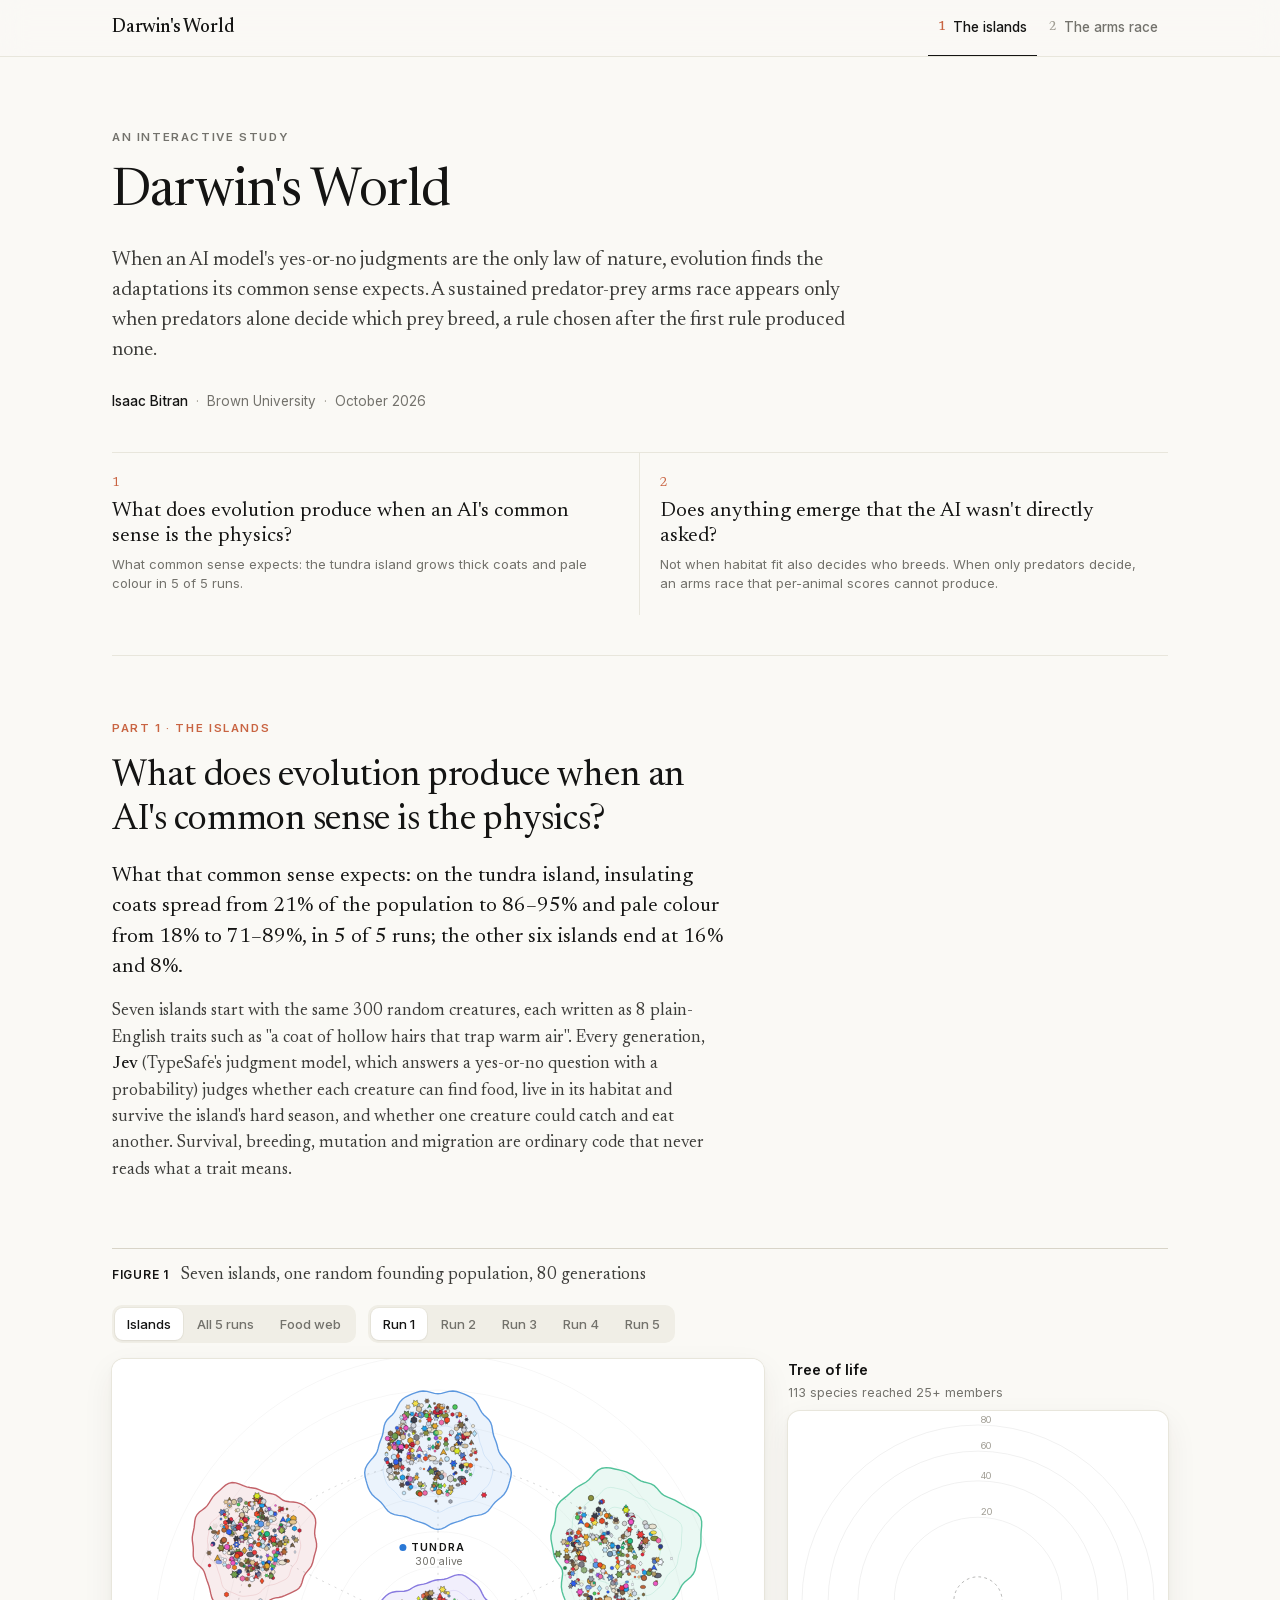
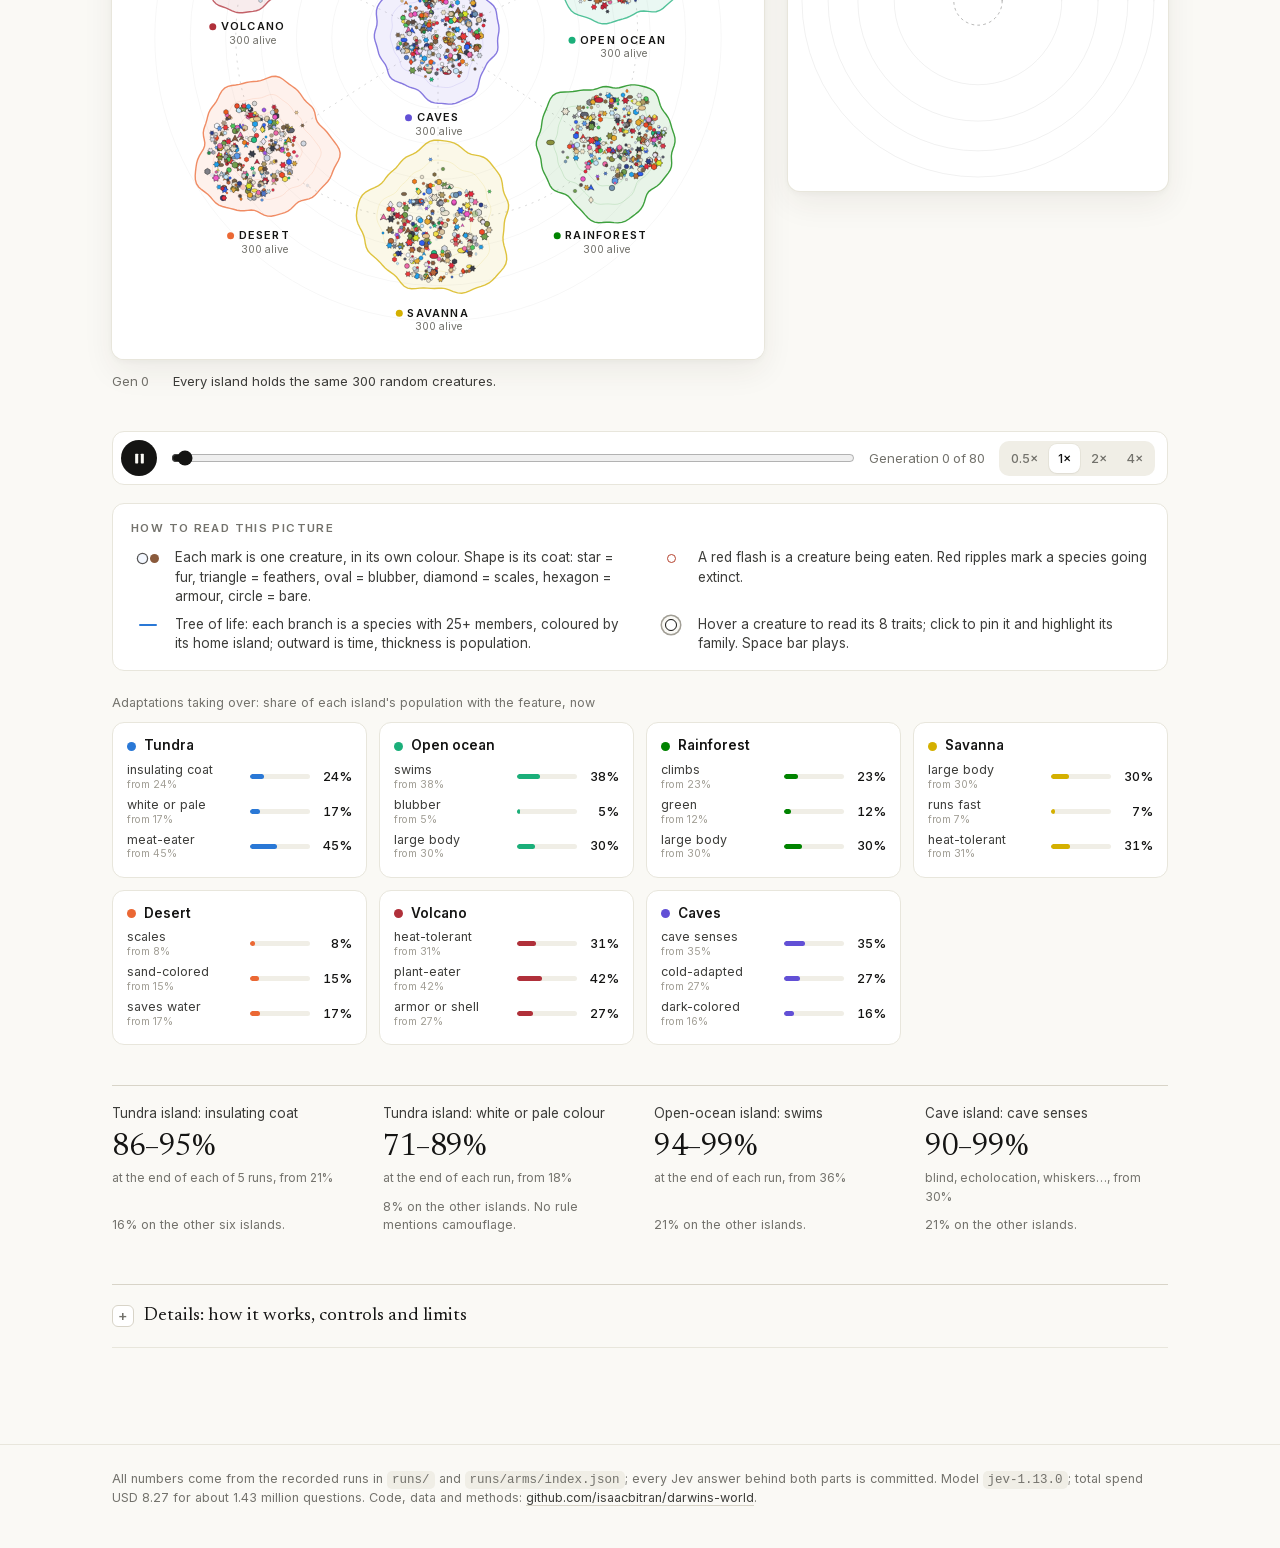
<file: web/index.html>
<!doctype html>
<html lang="en">
<head>
<meta charset="utf-8">
<meta name="viewport" content="width=device-width, initial-scale=1">
<title>Darwin's World</title>
<meta name="description" content="An evolution simulation whose only law of nature is a judgment model's yes-or-no answers. What evolves on seven islands, and when predators and prey enter an arms race.">
<link rel="stylesheet" href="css/study.css">
<link rel="stylesheet" href="css/darwin.css">
</head>
<body>
<header class="top"><div class="in">
 <a class="brand" href="#islands" data-p="islands">Darwin's World</a>
 <nav class="tabs" id="tabs" aria-label="Parts">
  <button data-p="islands" class="on"><span class="n">1</span>The islands</button>
  <button data-p="arms"><span class="n">2</span>The arms race</button>
 </nav>
</div></header>

<main>
<div class="mast">
 <div class="kicker">An interactive study</div>
 <h1>Darwin's World</h1>
 <p class="abstract">When an AI model's yes-or-no judgments are the only law of nature, evolution finds the adaptations its common sense expects. A sustained predator-prey arms race appears only when predators alone decide which prey breed, a rule chosen after the first rule produced none.</p>
 <div class="byline"><span class="au">Isaac Bitran</span><span class="sep">·</span>Brown University<span class="sep">·</span>October 2026</div>
 <ol class="contents c2">
  <li><a href="#islands" data-p="islands"><span class="n">1</span><span class="t">What does evolution produce when an AI's common sense is the physics?</span><span class="d">What common sense expects: the tundra island grows thick coats and pale colour in 5 of 5 runs.</span></a></li>
  <li><a href="#arms" data-p="arms"><span class="n">2</span><span class="t">Does anything emerge that the AI wasn't directly asked?</span><span class="d">Not when habitat fit also decides who breeds. When only predators decide, an arms race that per-animal scores cannot produce.</span></a></li>
 </ol>
</div>

<!-- ============ PART 1 ============ -->
<section class="part on" id="part-islands">
 <div class="head">
  <div class="kicker">Part 1 · The islands</div>
  <h2>What does evolution produce when an AI's common sense is the physics?</h2>
  <p class="answer">What that common sense expects: on the tundra island, insulating coats spread from 21% of the population to 86–95% and pale colour from 18% to 71–89%, in 5 of 5 runs; the other six islands end at 16% and 8%.</p>
  <p class="lede">Seven islands start with the same 300 random creatures, each written as 8 plain-English traits such as "a coat of hollow hairs that trap warm air". Every generation, <b>Jev</b> (TypeSafe's judgment model, which answers a yes-or-no question with a probability) judges whether each creature can find food, live in its habitat and survive the island's hard season, and whether one creature could catch and eat another. Survival, breeding, mutation and migration are ordinary code that never reads what a trait means.</p>
 </div>
 <figure class="fig" id="fig-islands" data-mode="map">
  <div class="fh"><span class="fn">Figure 1</span><span class="ft">Seven islands, one random founding population, 80 generations</span></div>
  <div class="bar">
   <div class="seg" id="i-modes"><button data-m="map" class="on">Islands</button><button data-m="conv">All 5 runs</button><button data-m="web">Food web</button></div>
   <div class="seg" id="i-seeds"></div>
  </div>
  <div class="seg sub" id="i-webisl" hidden></div>
  <div class="iview">
   <div class="pane mapp">
    <div class="cv" id="i-mapcv"><canvas id="i-map" aria-label="Island map: every creature alive in the current generation"></canvas><div class="itip" id="i-tip"></div><div class="cap" id="i-cap"></div></div>
   </div>
   <div class="pane treep">
    <div class="ph"><div class="pt"><b>Tree of life</b></div><div class="ps" id="i-spcount"></div></div>
    <div class="cv"><canvas id="i-tree" aria-label="Tree of life: each branch is a species, outward is time"></canvas></div>
   </div>
   <div class="pane widep"><div class="cv"><canvas id="i-wide"></canvas></div><div class="note" id="i-wnote"></div></div>
  </div>
  <div class="events" id="i-events"></div>
  <div class="transport">
   <button class="play" id="i-play" aria-label="Pause"></button>
   <input type="range" id="i-range" min="0" max="80" step="0.01" value="0" aria-label="Generation">
   <span class="t" id="i-gen">Generation 0</span>
   <div class="seg" id="i-speeds"><button data-s="0.5">0.5×</button><button data-s="1" class="on">1×</button><button data-s="2">2×</button><button data-s="4">4×</button></div>
  </div>
  <div class="howto">
   <h4>How to read this picture</h4>
   <ul>
    <li><span class="ic"><i class="dot" style="background:#f4f8ff;box-shadow:0 0 0 1.2px #555"></i><i class="dot" style="background:#8a5a3c"></i></span><span>Each mark is one creature, in its own colour. Shape is its coat: star = fur, triangle = feathers, oval = blubber, diamond = scales, hexagon = armour, circle = bare.</span></li>
    <li><span class="ic"><i class="ring" style="border-color:#b5432f"></i></span><span>A red flash is a creature being eaten. Red ripples mark a species going extinct.</span></li>
    <li><span class="ic"><i class="ln" style="background:#2a78d6"></i></span><span>Tree of life: each branch is a species with 25+ members, coloured by its home island; outward is time, thickness is population.</span></li>
    <li><span class="ic"><i class="tap"></i></span><span>Hover a creature to read its 8 traits; click to pin it and highlight its family. Space bar plays.</span></li>
   </ul>
  </div>
  <div class="ckey"><span>Adaptations taking over: share of each island's population with the feature, now</span></div>
  <div class="acards" id="i-cards"></div>
 </figure>
 <div class="keys">
  <div class="stat"><div class="lab">Tundra island: insulating coat</div><div class="vals"><div class="v"><b>86–95%</b><span>at the end of each of 5 runs, from 21%</span></div></div><div class="foot">16% on the other six islands.</div></div>
  <div class="stat"><div class="lab">Tundra island: white or pale colour</div><div class="vals"><div class="v"><b>71–89%</b><span>at the end of each run, from 18%</span></div></div><div class="foot">8% on the other islands. No rule mentions camouflage.</div></div>
  <div class="stat"><div class="lab">Open-ocean island: swims</div><div class="vals"><div class="v"><b>94–99%</b><span>at the end of each run, from 36%</span></div></div><div class="foot">21% on the other islands.</div></div>
  <div class="stat"><div class="lab">Cave island: cave senses</div><div class="vals"><div class="v"><b>90–99%</b><span>blind, echolocation, whiskers…, from 30%</span></div></div><div class="foot">21% on the other islands.</div></div>
 </div>
 <details class="more">
  <summary>Details: how it works, controls and limits</summary>
  <div class="body">
   <div><h4>One generation, on every island</h4><ol>
    <li><b>Encounters.</b> Each meat-eater meets 2 random neighbours. Jev answers "On this island, could the first creature catch and eat the second?" The kill happens with probability 0.7 × p².</li>
    <li><b>Survival.</b> Jev answers three questions with the island's description: food, daily habitat, and the hard season (a nine-month polar winter, a two-year drought, an eruption). Fitness is the geometric mean of the three answers; survival probability is 0.12 + 0.88 × fitness<sup>1.5</sup>. Creatures die of old age after 5 generations.</li>
    <li><b>Breeding.</b> Survivors refill the island to 300, parents chosen in proportion to fitness squared. A child takes each trait from one parent; each trait mutates with probability 0.06.</li>
    <li><b>Migration.</b> 0.4% of creatures drift to a neighbouring island each generation (1.2% for swimmers and fliers).</li>
   </ol></div>
   <div><h4>Controls</h4>
    <p><b>Five independent runs.</b> Different random founders and seeds, 80 generations each, about 450,000 creatures in total.</p>
    <p><b>The other islands.</b> Every island starts from the same founders, so each feature's share on the six other islands is the comparison for the island where it spreads.</p>
    <p><b>What did not converge.</b> Deserts did not evolve nocturnal burrowers: burrowing passed 50% in no run. Large bodies win everywhere (63% across islands), because Jev rarely judges that a small predator can catch a rhino-sized creature.</p>
   </div>
   <div><h4>Limits</h4><ul>
    <li>Each island's fitness is a fixed function of one genome and one island, so evolution here is a slow climb to whatever Jev rates highest. Nothing appears that a single question did not already contain. Part 2 tests that critique.</li>
    <li>Jev has read about real animals. This tests whether its common sense is coherent enough to drive selection, not biology.</li>
    <li>One hand-written pool of 394 trait phrases and seven island descriptions.</li>
    <li>All 1.4 million island answers are committed (10 MB), so the five runs replay exactly with no Jev calls; a new run with other settings calls Jev (about USD 1.50 per run).</li>
   </ul></div>
  </div>
 </details>
</section>

<!-- ============ PART 2 ============ -->
<section class="part" id="part-arms">
 <div class="head">
  <div class="kicker">Part 2 · The arms race</div>
  <h2>Does anything emerge that the AI wasn't directly asked?</h2>
  <p class="answer">Only under a rule chosen after the first one failed. When predators alone decide which prey breed, the most common prey design changes 6 to 13 times per run, against 0 to 5 in the controls. When Jev's habitat-fit score also weights breeding, there is no arms race.</p>
  <p class="lede">Prey and predators each have 64 possible designs, built from two plain-English phrases: how prey escape and what happens when they are caught, how predators hunt and what weapon or sense they use. Jev answered all 4,096 questions "does this predator usually catch and eat this prey?" once per world; the simulation replays those answers for 1,000 prey and 200 predators over 600 generations. Because a prey design's chance of survival depends on which predators exist right now, and the reverse, there is <b>no fixed best design</b> unless Jev's answers collapse into one.</p>
 </div>
 <figure class="fig" id="fig-arms">
  <div class="fh"><span class="fn">Figure 2</span><span class="ft">Prey and predators evolving against each other</span></div>
  <div class="rcap" id="a-cap"></div>
  <div class="bar"><div class="seg" id="a-worlds"></div><div class="seg" id="a-rules"></div><div class="seg" id="a-seeds"></div></div>
  <div class="note" id="a-note"></div>
  <div class="aview">
   <div class="pane"><div class="ph"><div class="pt"><i class="sw" style="background:#1f8a7a"></i><b>Prey</b></div><div class="ps">escape strategy × what happens when caught</div></div><div class="cv pad"><canvas id="a-preyGrid" aria-label="Prey designs"></canvas></div></div>
   <div class="pane"><div class="ph"><div class="pt"><i class="sw" style="background:#b5432f"></i><b>Predators</b></div><div class="ps">hunting mode × weapon or sense</div></div><div class="cv pad"><canvas id="a-predGrid" aria-label="Predator designs"></canvas></div></div>
   <div class="pane"><div class="ph"><div class="pt"><b>Now</b></div><div class="ps">the current most common designs</div></div><div class="cv pad nowc"><div id="a-now"></div></div></div>
  </div>
  <div class="streams">
   <div class="ph"><div class="pt"><b>Prey escape strategy</b></div><div class="ps">share of the 1,000 prey, generation 0 to 600</div></div>
   <div class="cv pad"><canvas id="a-preyStream" aria-label="Prey escape strategy over time"></canvas></div>
   <div class="ph"><div class="pt"><b>Predator hunting mode</b></div><div class="ps">share of the 200 predators</div></div>
   <div class="cv pad"><canvas id="a-predStream" aria-label="Predator hunting mode over time"></canvas></div>
  </div>
  <div class="transport">
   <button class="play" id="a-play" aria-label="Pause"></button>
   <input type="range" id="a-range" min="0" max="600" step="0.1" value="0" aria-label="Generation">
   <span class="t" id="a-gen">Generation 0</span>
   <div class="seg" id="a-speeds"><button data-s="10">1×</button><button data-s="25" class="on">2×</button><button data-s="60">5×</button></div>
  </div>
  <div class="howto">
   <h4>How to read this picture</h4>
   <ul>
    <li><span class="ic"><i class="dot" style="background:#1f8a7a"></i><i class="dot" style="background:#b5432f"></i></span><span>Dot area is the design's share of its population. Hover any cell to read the design in full.</span></li>
    <li><span class="ic"><i class="dot sq" style="background:rgba(181,67,47,.45)"></i></span><span>Cell shade: for prey, how often today's predators kill that design; for predators, how often that design kills today's prey.</span></li>
    <li><span class="ic"><i class="ln" style="background:#2a78d6"></i></span><span>The bands below show which strategy dominates over time. A change counts when a new most common prey design holds for 10+ generations.</span></li>
    <li><span class="ic"><i class="tap"></i></span><span>Pick a world, a selection rule and a run above. Space bar plays.</span></li>
   </ul>
  </div>
  <div class="charts c2">
   <div class="chart"><div class="ct"><b>Changes of the most common prey design per run</b>, Jev's answers against three controls (<span id="a-rset">this rule</span>)</div><canvas id="a-ctrl" style="height:176px"></canvas><div class="cn" id="a-ctrlnote"></div></div>
   <div class="chart"><div class="ct"><b>Time-shift test</b>: kill rate of predators from another generation against today's prey, relative to today's predators</div><canvas id="a-shift" style="height:176px"></canvas><div class="cn" id="a-shiftnote"></div></div>
  </div>
 </figure>
 <div class="keys">
  <div class="stat"><div class="lab">Changes of the most common prey design per run, selection by predators only</div><div class="vals"><div class="v"><b>6–13</b><span>Jev's answers, 15 runs</span></div><div class="v"><b>0–5</b><span>controls, 30 runs</span></div></div><div class="foot">Controls: no-interaction table and fixed predators.</div></div>
  <div class="stat"><div class="lab">Predators from 20 generations later kill today's prey more often than predators from 20 generations earlier</div><div class="vals"><div class="v"><b>15 of 15</b><span>runs, by 0.37 to 1.87 points</span></div></div><div class="foot">Within 0.05 points of zero in all 30 control runs.</div></div>
  <div class="stat"><div class="lab">Selection by habitat fit and predators</div><div class="vals"><div class="v"><b>0</b><span>changes of the most common prey design, in 13 of 15 runs</span></div></div><div class="foot">Prey settle on the design with the best habitat-fit score: a hill-climb.</div></div>
  <div class="stat"><div class="lab">Share of Jev's answers that per-animal scores explain</div><div class="vals"><div class="v"><b>67–80%</b><span>by world, fit as predator score + prey score</span></div></div><div class="foot">The rest is pairwise interaction. All 12,672 answers cost USD 0.046.</div></div>
 </div>
 <details class="more">
  <summary>Details: how it works, controls and limits</summary>
  <div class="body">
   <div><h4>One generation</h4><ol>
    <li><b>Hunt.</b> Each predator makes 15 attacks on random prey (5 when habitat fit also selects). An attack by predator i on prey j kills with probability equal to Jev's answer for that pair.</li>
    <li><b>Breed.</b> Surviving prey breed back to 1,000; predators breed back to 200 in proportion to kills + 0.25. When habitat fit also selects, both are weighted by the square of Jev's habitat-fit answer ("could this animal find food and raise young here?").</li>
    <li><b>Mutate.</b> Each of a child's two phrases changes with probability 0.01.</li>
   </ol>
   <p>Three worlds change Jev's answers: an Earth river valley, a tidally locked planet (life in a ring of permanent dusk) and a planet with 3× Earth gravity. Jev sees one predator, one prey and the world description; it never sees a population.</p></div>
   <div><h4>Controls, same code and seeds</h4>
    <p><b>No-interaction table.</b> Jev's 4,096 answers replaced by their best fit as "predator danger + prey vulnerability". It keeps everything per-animal scores can say and removes every predator-prey interaction.</p>
    <p><b>Fixed predators.</b> A fresh even mix of predators every generation, so prey face a fixed environment.</p>
    <p><b>Shuffled answers.</b> Jev's values randomly reassigned to pairs. It cycles more (13–24 changes) because noise has more interaction than Jev's structured table; the cycles under Jev follow sensible pairs, such as "flier, tiny" against "diver, tiny" while aerial divers hunt.</p>
   </div>
   <div><h4>Limits</h4><ul>
    <li><b>The predators-only rule was chosen after the habitat-fit rule produced no arms race.</b> Both rules are in the data and the figure; the constants were not tuned further.</li>
    <li>With habitat fit in the breeding weight, the critique holds: habitat fit outweighs predation, so prey climb to one design and stay (0 changes in 13 of 15 runs, the same final prey as both controls in 15 of 15).</li>
    <li>One set of 8 × 8 phrases, written by me, and three world descriptions. Different phrases would give a different table.</li>
    <li>Five runs per condition per world; populations of 1,000 and 200, so drift shows in the controls (up to 5 changes with fixed predators on Earth).</li>
   </ul></div>
  </div>
 </details>
</section>
</main>
<footer><div class="in">All numbers come from the recorded runs in <code>runs/</code> and <code>runs/arms/index.json</code>; every Jev answer behind both parts is committed. Model <code>jev-1.13.0</code>; total spend USD 8.27 for about 1.43 million questions. Code, data and methods: <a href="https://github.com/isaacbitran/darwins-world">github.com/isaacbitran/darwins-world</a>.</div></footer>

<div id="a-tip" class="gtip"></div>
<script src="islands.js"></script>
<script src="arms.js"></script>
<script src="study.js"></script>
</body>
</html>
</file>
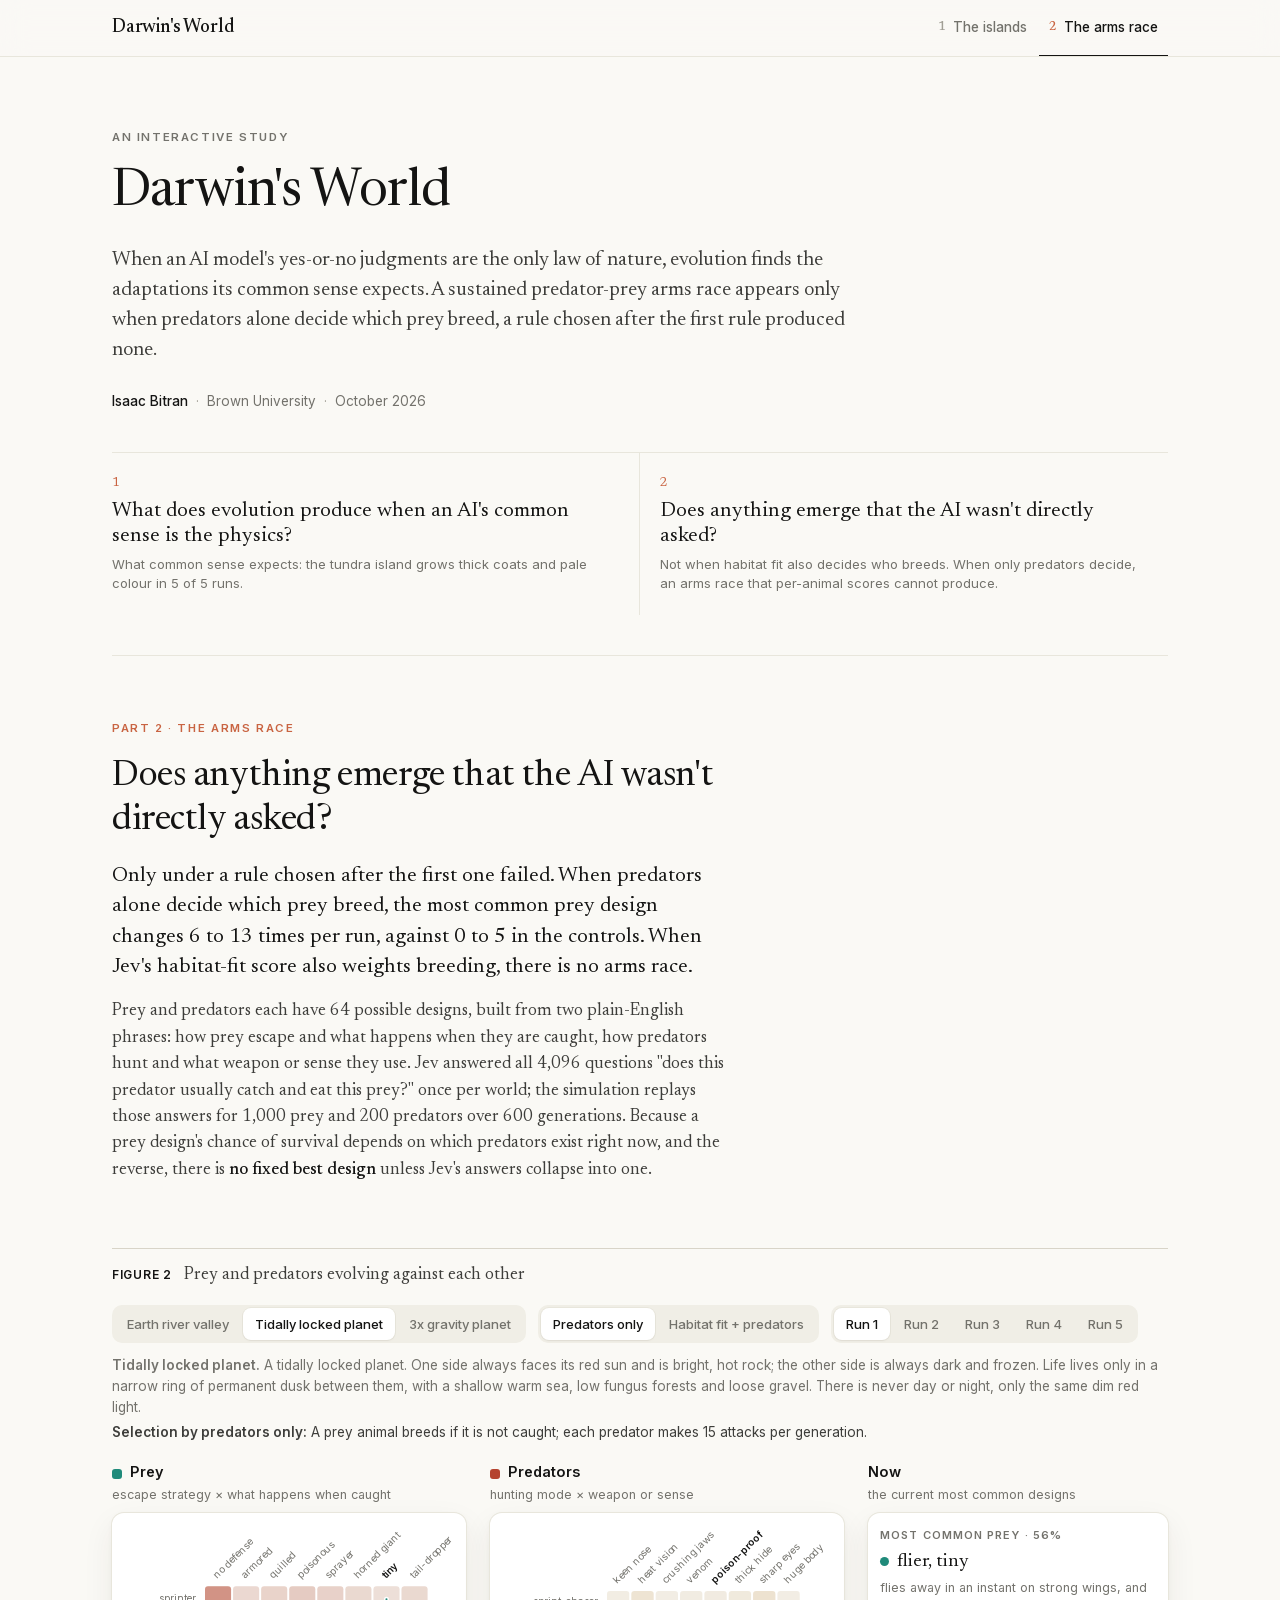
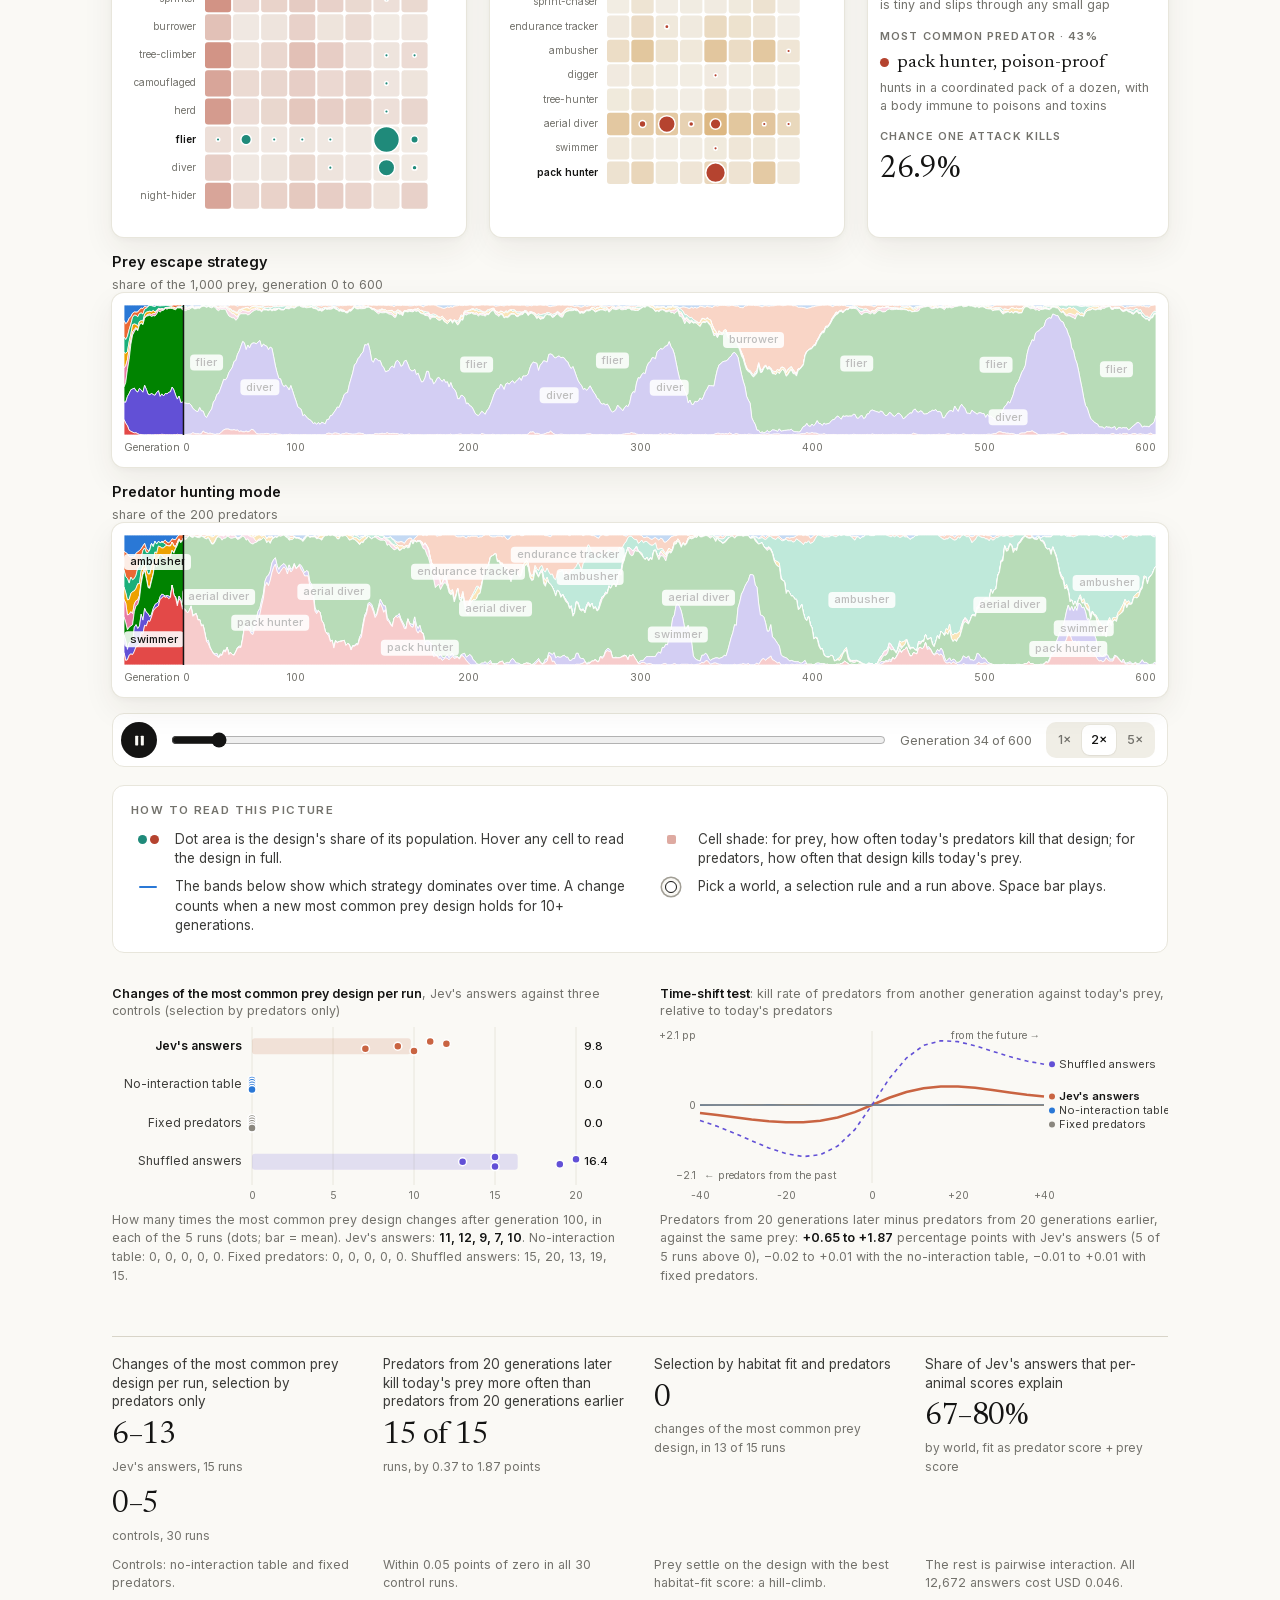
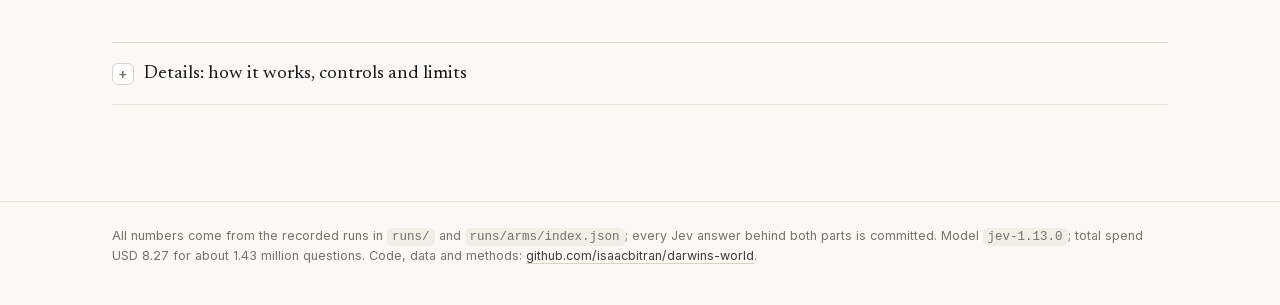
<file: web/arms.html>
<!doctype html>
<html lang="en"><head><meta charset="utf-8"><title>Darwin's World</title>
<meta http-equiv="refresh" content="0; url=index.html#arms">
<script>location.replace("index.html" + location.search + "#arms");</script>
</head><body><a href="index.html#arms">Darwin's World: the arms race</a></body></html>
</file>
<file: web/css/study.css>
/* jevSociety study viewer: light, editorial, quiet. Tokens first; everything below uses them. */
/* Fonts ship with the viewer so file:// works offline: Newsreader (Production Type) and Inter (Rasmus Andersson), both SIL OFL 1.1. */
@font-face{font-family:"Newsreader";font-style:normal;font-weight:200 800;font-stretch:normal;font-display:swap;src:url(fonts/Newsreader-latin.woff2) format("woff2")}
@font-face{font-family:"Newsreader";font-style:italic;font-weight:200 800;font-stretch:normal;font-display:swap;src:url(fonts/Newsreader-italic-latin.woff2) format("woff2")}
@font-face{font-family:"Inter";font-style:normal;font-weight:100 900;font-display:swap;src:url(fonts/Inter-latin.woff2) format("woff2")}
:root{
 --paper:#faf9f5;--surface:#ffffff;--fill:#f0eee6;--hover:#f4f2ec;--hairline:#e8e6dc;--rule:#d8d4c8;
 --ink:#141413;--ink2:#3d3d3a;--ink3:#73726c;--ink4:#a19e95;
 --accent:#c96442;--accent-wash:#f7ece5;
 --blue:#3f6ea6;--red:#b5432f;--mixed:#b4b0a5;
 --a:#2f2f2c;--b:#c96442;--cross:#7b5ea7;
 --pos:#c9862b;--neg:#2f8c86;
 --serif:"Newsreader","Iowan Old Style","Charter","Source Serif Pro",Georgia,serif;
 --sans:"Inter",-apple-system,BlinkMacSystemFont,"SF Pro Text","Segoe UI",system-ui,sans-serif;
 --page:1120px;--measure:68ch;
 --shadow-s:0 1px 2px rgb(60 45 30/.05);
 --shadow-m:0 2px 6px rgb(60 45 30/.04),0 12px 32px rgb(60 45 30/.07);
 --shadow-l:0 4px 12px rgb(60 45 30/.05),0 32px 80px rgb(60 45 30/.12);
 --settle:cubic-bezier(.22,1,.36,1);
 color-scheme:light;
}
*{box-sizing:border-box}
html{scroll-behavior:smooth;background:var(--paper)}
body{margin:0;background:var(--paper);color:var(--ink);font:400 15px/1.55 var(--sans);-webkit-font-smoothing:antialiased;overflow-x:hidden}
button{font:inherit;color:inherit}
a{color:var(--ink);text-decoration-color:var(--rule);text-underline-offset:3px}
a:hover{text-decoration-color:var(--ink)}
b,strong{font-weight:600}
code{font:12.5px/1 ui-monospace,"SF Mono",Menlo,monospace;background:var(--fill);padding:2px 5px;border-radius:5px}

/* top bar */
.top{position:sticky;top:0;z-index:20;background:rgba(250,249,245,.86);backdrop-filter:blur(14px);-webkit-backdrop-filter:blur(14px);border-bottom:1px solid var(--hairline)}
.top .in{max-width:var(--page);margin:0 auto;padding:0 32px;height:56px;display:flex;align-items:center;gap:24px}
.brand{font-family:var(--serif);font-size:19px;font-weight:500;letter-spacing:-.01em;text-decoration:none;color:var(--ink)}
nav.tabs{margin-left:auto;display:flex;gap:2px;height:100%}
nav.tabs button{background:none;border:0;border-bottom:1.5px solid transparent;color:var(--ink3);padding:0 10px;cursor:pointer;white-space:nowrap;font-size:13.5px;font-weight:500;height:56px;transition:color .16s;display:inline-flex;align-items:center;gap:7px}
nav.tabs button .n{font-family:var(--serif);font-size:13px;color:var(--ink4);font-variant-numeric:tabular-nums}
nav.tabs button:hover{color:var(--ink)}
nav.tabs button.on{color:var(--ink);border-bottom-color:var(--ink)}
nav.tabs button.on .n{color:var(--accent)}

main{max-width:var(--page);margin:0 auto;padding:0 32px 96px}

/* masthead */
.mast{padding:72px 0 40px;border-bottom:1px solid var(--hairline);margin-bottom:8px}
.kicker{color:var(--ink3);font-size:11.5px;letter-spacing:.14em;text-transform:uppercase;font-weight:600;margin-bottom:18px}
h1{font-family:var(--serif);font-weight:400;font-size:52px;line-height:1.08;letter-spacing:-.015em;margin:0 0 24px;max-width:22ch;text-wrap:balance}
.abstract{font-family:var(--serif);font-size:20px;line-height:1.5;color:var(--ink2);margin:0 0 26px;max-width:var(--measure)}
.byline{font-size:13.5px;color:var(--ink3);margin-bottom:40px}
.byline .au{color:var(--ink);font-weight:500}
.byline .sep{margin:0 8px;color:var(--ink4)}
.contents{list-style:none;margin:0;padding:0;display:grid;grid-template-columns:repeat(3,minmax(0,1fr));gap:0;border-top:1px solid var(--hairline)}
.contents li{border-right:1px solid var(--hairline)}
.contents li:last-child{border-right:0}
.contents a{display:flex;flex-direction:column;gap:6px;padding:20px 20px 22px 0;text-decoration:none;color:var(--ink);transition:background .16s}
.contents li+li a{padding-left:20px}
.contents a:hover .t{text-decoration:underline;text-decoration-color:var(--rule);text-underline-offset:4px}
.contents .n{font-family:var(--serif);font-size:13px;color:var(--accent)}
.contents .t{font-family:var(--serif);font-size:21px;line-height:1.2}
.contents .d{font-size:13px;color:var(--ink3);line-height:1.45}

/* parts */
.part{display:none;animation:fade .35s var(--settle)}
.part.on{display:block}
@keyframes fade{from{opacity:0;transform:translateY(6px)}to{opacity:1;transform:none}}
.head{padding:56px 0 28px;max-width:var(--measure)}
.head .kicker{color:var(--accent)}
h2{font-family:var(--serif);font-weight:400;font-size:36px;line-height:1.22;letter-spacing:-.012em;margin:0 0 18px;text-wrap:pretty}
.answer{font-family:var(--serif);color:var(--ink);font-size:21px;line-height:1.45;margin:0 0 16px;text-wrap:pretty}
.lede{font-family:var(--serif);color:var(--ink2);font-size:17px;line-height:1.55;margin:0}
.abstract.small{font-size:16px;color:var(--ink3);margin-top:-12px}
.lede b{color:var(--ink);font-weight:500}
h3.sh{font-family:var(--serif);font-weight:400;font-size:24px;letter-spacing:-.01em;margin:56px 0 6px;padding-top:22px;border-top:1px solid var(--rule)}

/* figures */
figure.fig{margin:36px 0 0;padding:0}
.fh{display:flex;align-items:baseline;gap:12px;flex-wrap:wrap;padding:14px 0 12px;border-top:1px solid var(--rule)}
.fh .fn{font-size:12px;font-weight:600;letter-spacing:.06em;text-transform:uppercase;color:var(--ink)}
.fh .ft{font-family:var(--serif);font-size:17px;color:var(--ink2)}
figcaption{font-size:13px;line-height:1.55;color:var(--ink3);margin:14px 0 0;max-width:var(--measure)}
.bar{display:flex;align-items:center;gap:12px;flex-wrap:wrap;margin-top:4px}
.seg{display:flex;flex-wrap:wrap;gap:2px;background:var(--fill);border-radius:10px;padding:3px;max-width:100%}
.seg::-webkit-scrollbar{display:none}
.seg button{background:none;border:0;color:var(--ink3);padding:6px 12px;border-radius:8px;cursor:pointer;white-space:nowrap;font-size:13px;font-weight:500;flex:none;transition:color .12s,background .12s}
.seg button:hover{color:var(--ink)}
.seg button.on{background:var(--surface);color:var(--ink);box-shadow:var(--shadow-s),0 0 0 1px var(--hairline)}
.note{color:var(--ink3);font-size:13.5px;margin:12px 0 2px;min-height:20px;max-width:var(--measure)}
details.robust{margin:10px 0 0;max-width:var(--measure)}
details.robust summary{cursor:pointer;list-style:none;font-size:13px;color:var(--ink3);display:flex;align-items:center;gap:8px;padding:4px 0}
details.robust summary::-webkit-details-marker{display:none}
details.robust summary:before{content:"+";width:16px;height:16px;border:1px solid var(--hairline);border-radius:5px;display:inline-grid;place-items:center;font-size:12px;color:var(--ink3);background:var(--surface)}
details.robust[open] summary:before{content:"–"}
details.robust summary:hover{color:var(--ink)}
.rlist{display:grid;grid-template-columns:repeat(2,minmax(0,1fr));gap:2px 20px;padding:6px 0 4px}
.rlist button{display:flex;flex-direction:column;align-items:flex-start;gap:1px;background:none;border:0;border-left:2px solid transparent;padding:6px 10px;text-align:left;cursor:pointer;border-radius:0 8px 8px 0;transition:background .12s}
.rlist button:hover{background:var(--hover)}
.rlist button.on{border-left-color:var(--accent);background:var(--hover)}
.rlist button b{font-size:13px;font-weight:600}
.rlist button span{font-size:12.5px;color:var(--ink3);line-height:1.4}
.duo{display:grid;grid-template-columns:repeat(2,minmax(0,1fr));gap:24px;margin-top:16px}
.pane{min-width:0;display:flex;flex-direction:column;gap:10px}
.pane.split{grid-column:1/-1;display:grid;grid-template-columns:repeat(2,minmax(0,1fr));gap:24px;align-items:start}
.pane.split .ph{grid-column:1/-1}
.ph{display:flex;flex-direction:column;justify-content:flex-end;gap:3px;height:44px;min-width:0}
.ph .pt{display:flex;align-items:center;gap:8px;white-space:nowrap;overflow:hidden;text-overflow:ellipsis}
.ph b{font-size:14.5px;font-weight:600;overflow:hidden;text-overflow:ellipsis}
.ps{color:var(--ink3);font-size:12.5px;white-space:nowrap;overflow:hidden;text-overflow:ellipsis;line-height:1.3}
.sw{width:10px;height:10px;border-radius:3px;display:inline-block;flex:none;transform:translateY(1px)}
.cv{position:relative;border-radius:12px;overflow:hidden;background:var(--surface);box-shadow:0 0 0 1px var(--hairline),var(--shadow-m)}
.cv canvas{display:block;cursor:pointer;touch-action:manipulation}
.cv.px{background:var(--surface)}
.mini{display:grid;grid-template-columns:repeat(4,minmax(0,1fr));gap:8px;padding-top:2px}
.mini.c3{grid-template-columns:repeat(3,minmax(0,1fr))}
.mini div{display:flex;flex-direction:column;min-width:0}
.mini b{font-family:var(--serif);font-size:22px;font-weight:400;font-variant-numeric:tabular-nums;letter-spacing:-.01em;line-height:1.1}
.mini span{color:var(--ink3);font-size:11.5px;line-height:1.3;margin-top:3px}
.legend{display:flex;flex-wrap:wrap;gap:6px 18px;color:var(--ink3);font-size:12.5px;margin-top:16px}
.legend span{display:inline-flex;align-items:center;gap:7px}
.dot{width:9px;height:9px;border-radius:50%;display:inline-block;flex:none}
.ring{width:9px;height:9px;border-radius:50%;display:inline-block;border:1.5px solid var(--mixed);flex:none}
.ln{width:18px;height:2px;display:inline-block;border-radius:2px;flex:none}

/* transport */
.transport{display:flex;align-items:center;gap:14px;margin-top:16px;padding:8px 12px 8px 8px;background:var(--surface);border:1px solid var(--hairline);border-radius:12px}
.play{width:36px;height:36px;border-radius:50%;border:0;background:var(--ink);color:var(--paper);cursor:pointer;flex:none;display:grid;place-items:center;transition:transform .12s}
.play:active{transform:scale(.96)}
.play svg{width:13px;height:13px}
.transport input[type=range]{flex:1;min-width:40px;accent-color:var(--ink);height:24px;margin:0}
.transport .t{font-variant-numeric:tabular-nums;color:var(--ink3);font-size:13px;min-width:74px;text-align:right}
.transport .seg button{padding:5px 9px;font-size:12.5px}

/* charts */
.charts{display:grid;grid-template-columns:repeat(4,minmax(0,1fr));gap:0 28px;margin-top:0}
.charts.c2{grid-template-columns:repeat(2,minmax(0,1fr))}
.chart{padding:4px 0 10px;min-width:0}
.chart .ct{font-size:12.5px;color:var(--ink3);line-height:1.4;min-height:36px}
.chart .cv2{display:flex;gap:14px;font-variant-numeric:tabular-nums;font-family:var(--serif);font-size:20px;font-weight:400;margin:4px 0 6px;line-height:1.1}
.chart .cv2 span{display:inline-flex;align-items:center;gap:6px}
.chart canvas{display:block;width:100%}

/* results */
.stats{display:grid;grid-template-columns:repeat(3,minmax(0,1fr));gap:0 32px;margin-top:6px}
.stat{padding:18px 0 22px;display:flex;flex-direction:column;gap:10px;border-top:1px solid var(--hairline);min-width:0}
.stat .lab{color:var(--ink2);font-size:13.5px;line-height:1.4}
.stat .vals{display:flex;gap:14px 28px;flex-wrap:wrap}
.stat .v{display:flex;flex-direction:column}
.stat .v b{font-family:var(--serif);font-size:36px;font-weight:400;letter-spacing:-.015em;font-variant-numeric:tabular-nums;line-height:1.05}
.stat .v span{font-size:12px;color:var(--ink3);display:flex;align-items:center;gap:6px;margin-top:5px}
.stat .foot{color:var(--ink3);font-size:12.5px;line-height:1.45;margin-top:auto}
.stat.wide{grid-column:span 2}
.tw{overflow-x:auto;margin:0 -2px}
table.t{width:100%;min-width:420px;border-collapse:collapse;font-size:13px;font-variant-numeric:tabular-nums}
table.t td,table.t th{padding:7px 6px;text-align:right;border-bottom:1px solid var(--hairline)}
table.t th{color:var(--ink3);font-weight:500}
table.t td:first-child,table.t th:first-child{text-align:left;color:var(--ink2)}

/* methods */
.methods{margin-top:8px}
.methods .body{display:grid;grid-template-columns:repeat(3,minmax(0,1fr));gap:32px;color:var(--ink2);font-family:var(--serif);font-size:15.5px;line-height:1.5;padding-top:8px}
.methods h4{margin:0 0 10px;font-family:var(--sans);font-size:11.5px;letter-spacing:.12em;text-transform:uppercase;color:var(--ink3);font-weight:600}
.methods ol,.methods ul{margin:0;padding-left:18px}.methods li{margin-bottom:7px}
.methods p{margin:0 0 10px}
.methods b{font-weight:500;color:var(--ink)}

/* dose-response figure */
.feature .sub{color:var(--ink3);font-size:13px;margin:4px 0 10px;max-width:var(--measure)}
.feature svg{display:block;width:100%;height:auto}
svg text{font-family:var(--sans)}

/* region labels on the lean map */
.lbl{position:absolute;left:0;top:0;pointer-events:none;transform:translate(-50%,-50%);background:rgba(255,255,255,.94);backdrop-filter:blur(6px);-webkit-backdrop-filter:blur(6px);border:1px solid var(--hairline);border-left:3px solid var(--c);border-radius:7px;padding:5px 8px 5px 7px;font-size:11.5px;line-height:1.3;white-space:nowrap;opacity:0;transition:opacity .3s;color:var(--ink);box-shadow:var(--shadow-s)}
.lbl.on{opacity:1}.lbl small{display:block;color:var(--ink3);font-size:10px;margin-bottom:1px}

/* inspector */
#insp{position:fixed;z-index:40;right:20px;top:76px;width:350px;max-height:calc(100vh - 96px);overflow:auto;background:var(--surface);border:1px solid var(--hairline);border-radius:16px;box-shadow:var(--shadow-l);padding:20px;transform:translateX(16px);opacity:0;pointer-events:none;transition:opacity .22s,transform .22s var(--settle)}
#insp.on{opacity:1;transform:none;pointer-events:auto}
#insp .x{position:absolute;right:12px;top:12px;width:30px;height:30px;border-radius:8px;border:1px solid var(--hairline);background:var(--surface);color:var(--ink3);cursor:pointer;font-size:16px;line-height:1}
#insp .x:hover{color:var(--ink);background:var(--hover)}
#insp h3{margin:0 40px 2px 0;font-family:var(--serif);font-size:21px;font-weight:400;letter-spacing:-.01em}
#insp .sub{color:var(--ink3);font-size:12.5px;margin-bottom:12px}
#insp .sec{border-top:1px solid var(--hairline);padding-top:12px;margin-top:12px}
#insp .sec>h4{margin:0 0 8px;font-size:11px;letter-spacing:.12em;text-transform:uppercase;color:var(--ink3);font-weight:600}
#insp .grp{margin-bottom:10px}
#insp .grp h5{margin:0 0 5px;font-size:12.5px;font-weight:600;display:flex;align-items:center;gap:7px}
#insp ul{margin:0;padding:0;list-style:none}
#insp li{font-size:13px;line-height:1.45;padding:3px 0 3px 16px;position:relative;color:var(--ink2)}
#insp li:before{content:"";position:absolute;left:3px;top:10px;width:5px;height:5px;border-radius:50%;background:var(--c,var(--mixed))}
#insp li.quiet{color:var(--ink4)}
#insp .m{color:var(--ink3);font-size:12.5px;line-height:1.45}
#insp .row{display:flex;align-items:center;gap:8px;font-size:13px;padding:3px 0}
#insp .row .k{color:var(--ink3);margin-left:auto;font-variant-numeric:tabular-nums;font-size:12.5px;text-align:right}
#insp .post{padding:6px 0;border-bottom:1px solid var(--hairline);font-size:13px;line-height:1.4}
#insp .post:last-of-type{border-bottom:0}
#insp .post .who{display:flex;align-items:center;gap:7px;color:var(--ink3);font-size:12px}
#insp .post .who .k{margin-left:auto;font-variant-numeric:tabular-nums}
#insp .post .what{color:var(--ink2);margin-top:2px}
.chip{display:inline-flex;align-items:center;gap:6px;padding:3px 10px;border-radius:99px;font-size:12.5px;font-weight:600;background:color-mix(in srgb,var(--c) 12%,transparent);color:var(--c);border:1px solid color-mix(in srgb,var(--c) 32%,transparent)}
.tag{display:inline-block;font-size:10.5px;color:var(--ink3);border:1px solid var(--hairline);border-radius:5px;padding:0 5px;margin-left:5px;vertical-align:1px;background:var(--fill)}
.bars{display:flex;height:6px;border-radius:3px;overflow:hidden;background:var(--fill);margin:8px 0 4px}
.bars i{display:block;height:100%}
#tip{position:fixed;z-index:50;pointer-events:none;background:var(--surface);border:1px solid var(--hairline);border-radius:10px;padding:8px 10px;font-size:12.5px;line-height:1.4;max-width:280px;box-shadow:var(--shadow-m);opacity:0;transition:opacity .12s;color:var(--ink)}
#tip.on{opacity:1}
#tip b{font-weight:600}#tip .m{color:var(--ink3)}

footer{border-top:1px solid var(--hairline)}
footer .in{max-width:var(--page);margin:0 auto;padding:24px 32px 40px;color:var(--ink3);font-size:12.5px}
footer a{color:var(--ink2)}

@media (max-width:1100px){.charts{grid-template-columns:repeat(2,minmax(0,1fr))}.stats{grid-template-columns:repeat(2,minmax(0,1fr))}.methods .body{grid-template-columns:1fr}h1{font-size:44px}}
@media (max-width:760px){
 .top .in{padding:0 16px;gap:12px}
 nav.tabs{margin-left:auto;overflow-x:auto;scrollbar-width:none}
 nav.tabs::-webkit-scrollbar{display:none}
 nav.tabs button{padding:0 8px;font-size:13px}
 main{padding:0 16px 64px}
 .mast{padding:44px 0 28px}
 h1{font-size:36px;max-width:none}
 .abstract{font-size:17.5px}
 .byline{margin-bottom:28px}
 .contents{grid-template-columns:1fr}
 .contents li{border-right:0;border-bottom:1px solid var(--hairline)}
 .contents li:last-child{border-bottom:0}
 .contents a,.contents li+li a{padding:14px 0}
 .contents .t{font-size:19px}
 .head{padding:36px 0 20px}
 h2{font-size:25px}
 .lede{font-size:16px}
 .answer{font-size:18.5px}
 h3.sh{margin-top:40px;font-size:22px}
 .duo,.pane.split{grid-template-columns:minmax(0,1fr)}
 .rlist{grid-template-columns:minmax(0,1fr)}
 .ph{height:auto}
 .mini b{font-size:19px}
 .charts,.charts.c2{grid-template-columns:minmax(0,1fr)}
 .stats{grid-template-columns:minmax(0,1fr)}.stat.wide{grid-column:auto}
 .stat .v b{font-size:30px}
 .bar .seg{flex-wrap:wrap}
 .bar .seg::-webkit-scrollbar{display:none}
 .transport{gap:10px;padding:8px;flex-wrap:wrap}
 .transport input[type=range]{order:3;flex:1 1 100%}
 .transport .t{margin-left:auto}
 #insp{left:0;right:0;top:auto;bottom:0;width:auto;max-height:55vh;border-radius:16px 16px 0 0;transform:translateY(30px)}
 footer .in{padding:20px 16px 32px}
}

/* final pass: layout toggle, reading guide, chart key, key numbers, one Details disclosure per part */
.lay{display:flex;align-items:center;gap:8px;margin-left:auto}
.lay>span{font-size:12.5px;color:var(--ink3)}
.howto{margin-top:18px;padding:16px 18px;background:var(--surface);border:1px solid var(--hairline);border-radius:12px}
.howto h4{margin:0 0 10px;font-size:11.5px;letter-spacing:.12em;text-transform:uppercase;color:var(--ink3);font-weight:600}
.howto ul{list-style:none;margin:0;padding:0;display:grid;grid-template-columns:repeat(2,minmax(0,1fr));gap:8px 28px}
.howto li{display:flex;align-items:flex-start;gap:10px;font-size:13.5px;line-height:1.45;color:var(--ink2)}
.howto .ic{flex:none;width:34px;height:20px;display:inline-flex;align-items:center;justify-content:center;gap:3px}
.howto .ic.lns{flex-direction:column;gap:4px}
.howto .pos{width:18px;height:10px;display:inline-block;background:radial-gradient(circle at 3px 5px,var(--ink3) 2px,transparent 2.5px),radial-gradient(circle at 9px 3px,var(--ink3) 2px,transparent 2.5px),radial-gradient(circle at 15px 6px,var(--ink4) 2px,transparent 2.5px)}
.howto .tap{width:12px;height:12px;border-radius:50%;display:inline-block;border:1.5px solid var(--ink);box-shadow:0 0 0 3px var(--paper),0 0 0 4.5px var(--ink4)}
.howto .m{margin:12px 0 0;font-size:13px;color:var(--ink3);line-height:1.5}
.ckey{display:flex;flex-wrap:wrap;gap:6px 18px;font-size:12.5px;color:var(--ink3);margin:22px 0 4px}
.ckey:empty{display:none}
.ckey span{display:inline-flex;align-items:center;gap:7px}
.dot.sq{border-radius:2px}
.keys{display:grid;grid-template-columns:repeat(4,minmax(0,1fr));gap:0 28px;margin-top:40px;border-top:1px solid var(--rule)}
.keys .stat{border-top:0}
.keys .stat .v b{font-size:30px}
#map-stats,#lean-stats{grid-template-columns:repeat(3,minmax(0,1fr))}
details.more{margin-top:28px;border-top:1px solid var(--rule);border-bottom:1px solid var(--hairline)}
details.more summary{cursor:pointer;list-style:none;padding:16px 0;font-family:var(--serif);font-size:19px;color:var(--ink);display:flex;align-items:center;gap:10px}
details.more summary::-webkit-details-marker{display:none}
details.more summary:before{content:"+";width:20px;height:20px;border:1px solid var(--rule);border-radius:6px;display:inline-grid;place-items:center;font:500 14px/1 var(--sans);color:var(--ink3);background:var(--surface);flex:none}
details.more[open] summary:before{content:"–"}
details.more .body{display:grid;grid-template-columns:repeat(3,minmax(0,1fr));gap:32px;color:var(--ink2);font-family:var(--serif);font-size:15.5px;line-height:1.5;padding:4px 0 24px}
details.more h4{margin:0 0 10px;font-family:var(--sans);font-size:11.5px;letter-spacing:.12em;text-transform:uppercase;color:var(--ink3);font-weight:600}
details.more ol,details.more ul{margin:0;padding-left:18px}details.more li{margin-bottom:7px}
details.more p{margin:0 0 10px}
details.more b{font-weight:500;color:var(--ink)}
.tables{padding:0 0 24px}
.tables h4{margin-top:16px}
.tables .m{font-size:12.5px;color:var(--ink3);margin:8px 0 18px;max-width:var(--measure)}
.tables td .n{color:var(--ink4);font-size:11.5px;margin-left:4px}
@media (max-width:1100px){.keys{grid-template-columns:repeat(2,minmax(0,1fr))}details.more .body{grid-template-columns:1fr}}
@media (max-width:760px){
 .lay{margin-left:0}
 nav.tabs button .n{display:none}
 .brand{flex:none}
 .ps{white-space:normal}
 .howto ul{grid-template-columns:minmax(0,1fr)}
 .keys,#map-stats,#lean-stats{grid-template-columns:minmax(0,1fr)}
}
</file>
<file: web/css/darwin.css>
/* Darwin's World additions on top of study.css (shared with the jevSociety study): figure layouts for the two viewers. */
.contents.c2{grid-template-columns:repeat(2,minmax(0,1fr))}
h1{max-width:none}
.bar .seg.sub,.seg.sub{margin-top:10px}
.seg .sw{width:8px;height:8px;border-radius:50%;margin-right:6px;transform:none;vertical-align:1px}
.cv.pad{padding:12px}
.cv canvas{width:100%}
.cap{position:absolute;left:16px;right:16px;bottom:16px;font-family:var(--serif);font-size:24px;line-height:1.3;color:var(--ink);background:rgba(255,255,255,.94);border:1px solid var(--hairline);border-radius:12px;padding:12px 18px;box-shadow:var(--shadow-m);opacity:0;transition:opacity .4s;pointer-events:none}
.cap.on{opacity:1}
.cap em{font-style:normal;color:var(--accent)}

/* Figure 1: islands */
.iview{display:grid;grid-template-columns:minmax(0,1fr) 380px;gap:24px;margin-top:16px;align-items:end}
.iview .mapp .cv{height:600px}
.iview .treep .cv{height:380px}
.iview canvas#i-map,.iview canvas#i-tree,.iview canvas#i-wide{display:block;width:100%;height:100%}
.iview .treep{align-self:start}
.iview .treep .ph{height:auto}
.widep{display:none}
#fig-islands[data-mode=conv] .mapp,#fig-islands[data-mode=conv] .treep,#fig-islands[data-mode=web] .mapp,#fig-islands[data-mode=web] .treep{display:none}
#fig-islands[data-mode=conv] .widep,#fig-islands[data-mode=web] .widep{display:block;grid-column:1/-1}
#fig-islands[data-mode=conv] .widep .cv,#fig-islands[data-mode=web] .widep .cv{height:620px}
#fig-islands[data-mode=conv] .events,#fig-islands[data-mode=web] .events,#fig-islands[data-mode=conv] .howto,#fig-islands[data-mode=web] .howto{display:none}
.itip{position:absolute;z-index:3;pointer-events:none;background:var(--surface);border:1px solid var(--hairline);border-radius:12px;padding:12px 14px;font-size:12.5px;line-height:1.45;box-shadow:var(--shadow-l);opacity:0;transition:opacity .12s;color:var(--ink2)}
.itip.on{opacity:1}
.itip .n{font-family:var(--serif);font-size:17px;line-height:1.25;color:var(--ink);margin-bottom:6px}
.itip .row{display:flex;gap:8px}
.itip .row i{font-style:normal;color:var(--ink3);width:66px;flex:none;font-size:11px;padding-top:1px}
.itip .meta{margin-top:8px;padding-top:8px;border-top:1px solid var(--hairline);color:var(--ink3)}
.itip .m{color:var(--ink4);margin-top:6px}
.events{margin-top:12px;min-height:44px;font-size:13px;color:var(--ink2);display:flex;flex-direction:column;gap:4px}
.events div{display:flex;align-items:baseline;gap:9px;min-width:0}
.events div>span:last-child{overflow:hidden;text-overflow:ellipsis;white-space:nowrap;min-width:0}
.events .g{color:var(--ink3);font-variant-numeric:tabular-nums;flex:none;width:52px}
.events .dot{transform:translateY(-1px)}
.events b{font-weight:600;color:var(--ink)}
.acards{display:grid;grid-template-columns:repeat(4,minmax(0,1fr));gap:12px;margin-top:10px}
.acard{background:var(--surface);border:1px solid var(--hairline);border-radius:12px;padding:12px 14px 10px;min-width:0}
.acard .h{display:flex;align-items:center;gap:8px;font-size:13.5px;font-weight:600;margin-bottom:6px}
.acard .h span{margin-left:auto;font-weight:400;color:var(--ink4);font-size:11.5px}
.acard .sw{border-radius:50%;width:9px;height:9px}
.acard .tr{display:grid;grid-template-columns:minmax(0,1fr) 54px 36px;align-items:center;gap:8px;font-size:12.5px;color:var(--ink2);margin:4px 0}
.acard .nm{white-space:nowrap;overflow:hidden;text-overflow:ellipsis}
.acard .nm small{color:var(--ink4);font-size:11px;margin-left:5px}
.acard .bar{display:block;height:5px;border-radius:3px;background:var(--fill);overflow:hidden;margin:0}
.acard .bar i{display:block;height:100%;border-radius:3px;transition:width .25s}
.acard b{font-weight:500;font-variant-numeric:tabular-nums;text-align:right;color:var(--ink)}

/* Figure 2: arms race */
#a-note{max-width:none}
#a-note .rules{display:block;margin-top:4px;color:var(--ink2)}
.aview{display:grid;grid-template-columns:minmax(0,1fr) minmax(0,1fr) 300px;gap:24px;margin-top:16px}
.aview canvas{display:block;height:300px}
.nowc{height:324px;position:relative}
#a-now .k{font-size:11px;letter-spacing:.1em;text-transform:uppercase;color:var(--ink3);font-weight:600;margin-top:14px}
#a-now .k:first-child{margin-top:2px}
#a-now .v{font-family:var(--serif);font-size:19px;color:var(--ink);display:flex;align-items:center;gap:8px;margin-top:3px}
#a-now .ph{display:block;height:auto;color:var(--ink3);font-size:12.5px;line-height:1.4;margin-top:2px}
#a-now .big{font-family:var(--serif);font-size:30px;font-variant-numeric:tabular-nums;color:var(--ink);margin-top:2px}
.streams{margin-top:8px}
.streams canvas{display:block;height:150px}
.streams .ph{margin-top:12px}
.chart .ct b{color:var(--ink);font-weight:600}
.chart canvas{margin-top:6px}
.chart .cn{font-size:12.5px;color:var(--ink3);line-height:1.5;margin-top:8px}
.chart .cn b{color:var(--ink);font-weight:600}
.charts.c2{margin-top:28px;gap:0 40px}
.gtip{position:fixed;z-index:50;pointer-events:none;background:var(--surface);border:1px solid var(--hairline);border-radius:10px;padding:9px 11px;font-size:12.5px;line-height:1.45;box-shadow:var(--shadow-m);opacity:0;transition:opacity .12s;color:var(--ink2)}
.gtip.on{opacity:1}
.gtip b{color:var(--ink);font-weight:600}
.gtip .m{color:var(--ink3);margin:2px 0 4px}

/* headless render mode: hide page chrome around the figure */
html.render .transport,html.render .howto{display:none}

@media (max-width:1100px){
 .iview{grid-template-columns:minmax(0,1fr) 300px}
 .aview{grid-template-columns:minmax(0,1fr) minmax(0,1fr)}
 .aview .pane:last-child{grid-column:1/-1}
 .nowc{height:auto;min-height:200px}
 .acards{grid-template-columns:repeat(2,minmax(0,1fr))}
}
@media (max-width:760px){
 .contents.c2{grid-template-columns:1fr}
 .iview,.aview{grid-template-columns:minmax(0,1fr)}
 .iview .mapp .cv{height:440px}
 .iview .treep .cv{height:340px}
 #fig-islands[data-mode=conv] .widep .cv{height:1240px}
 #fig-islands[data-mode=web] .widep .cv{height:520px}
 .aview canvas{height:300px}
 .streams canvas{height:130px}
 .acards{grid-template-columns:minmax(0,1fr)}
 .cap{font-size:17px}
 .transport .seg{order:2}
 .events .g{width:48px}
}
[hidden]{display:none!important}
.acard .tr{grid-template-columns:minmax(0,1fr) 60px 34px;margin:6px 0}
.acard .nm{display:flex;flex-direction:column;line-height:1.25;white-space:nowrap}
.acard .nm small{margin-left:0;font-size:10.5px}

.rcap{display:none}
html.render .rcap{display:block;font-family:var(--serif);font-size:25px;line-height:1.3;color:var(--ink);min-height:66px;padding:2px 0 10px;max-width:none}
html.render .rcap em{font-style:normal;color:var(--accent)}
html.render .gtip,html.render .events{display:none}
html.render .top,html.render .mast,html.render .part>.head,html.render footer{display:none}
html.render main{padding-top:24px}
html.render *,html.render *::before{transition:none!important;animation:none!important}
</file>
